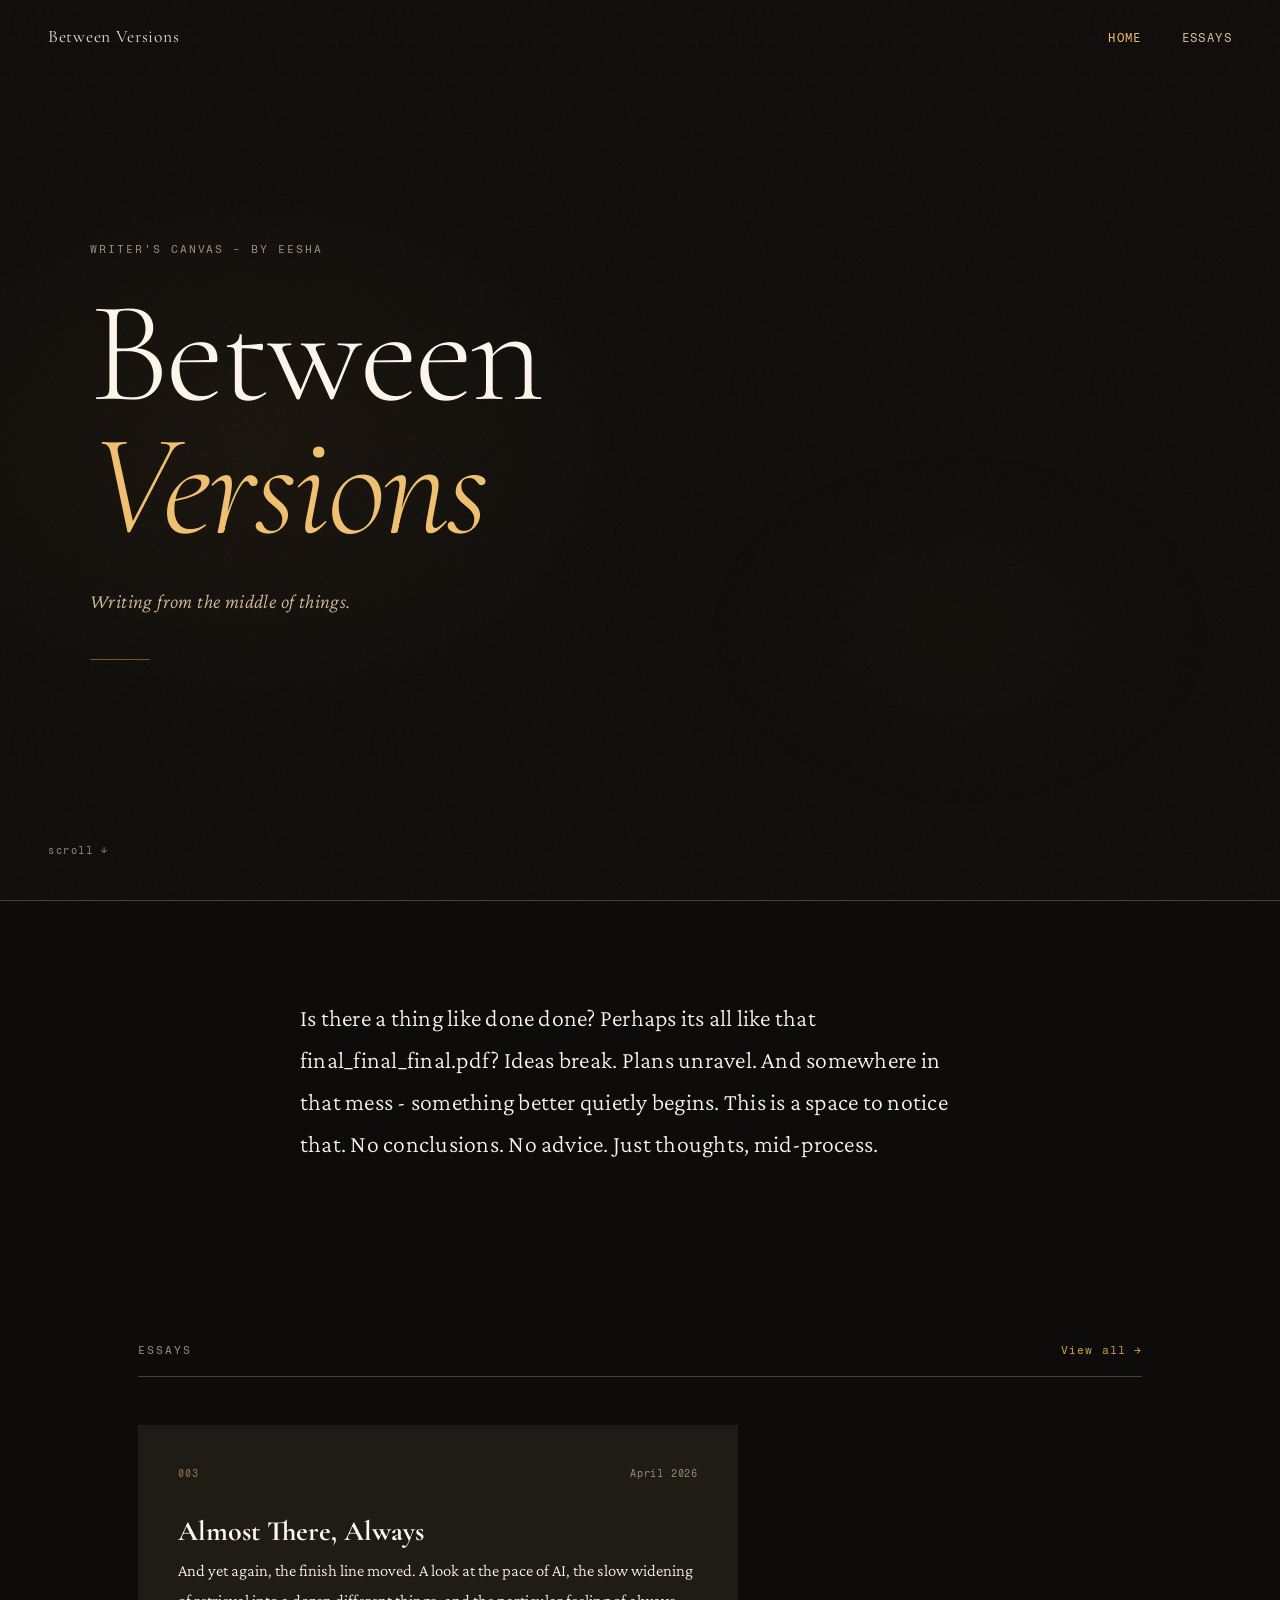
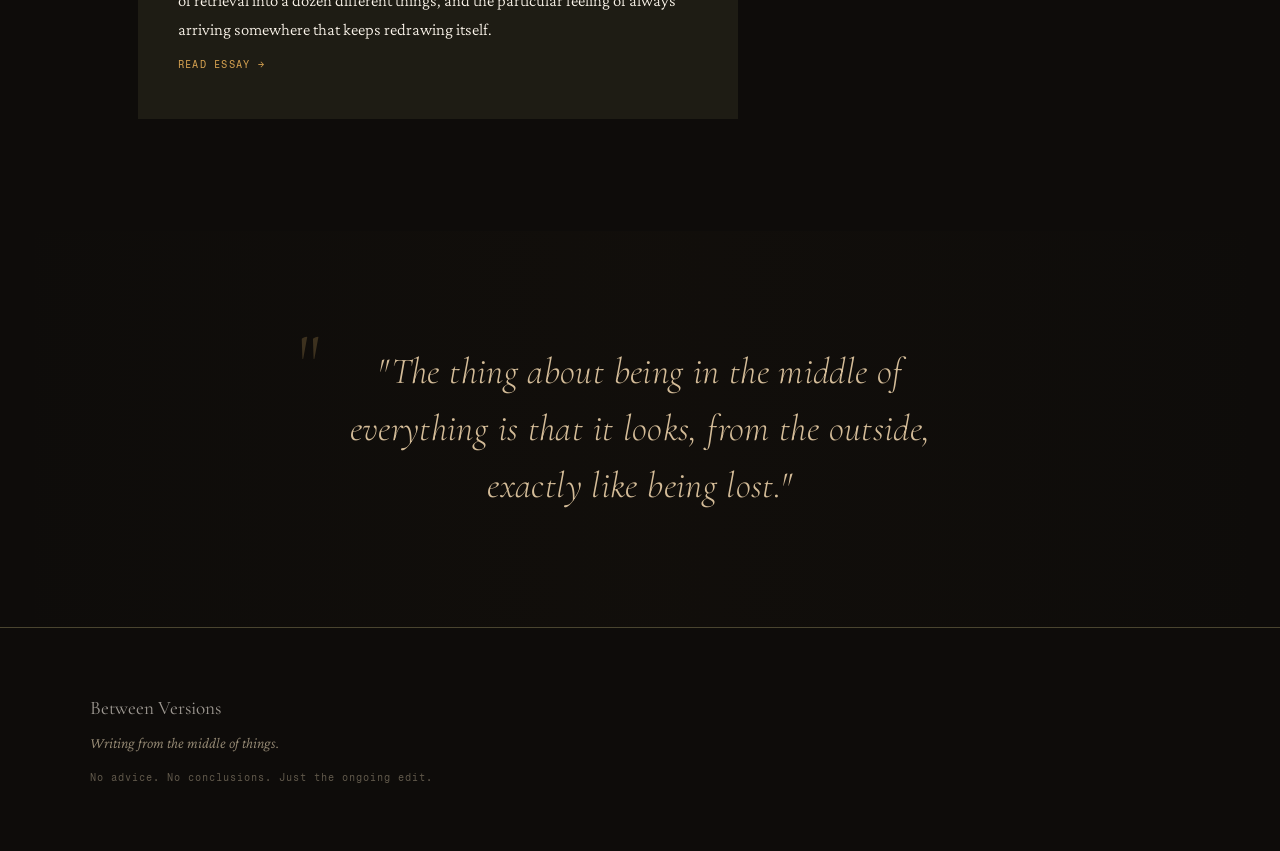
<file: index.html>
<!DOCTYPE html>
<html lang="en">
<head>
  <meta charset="UTF-8" />
  <meta name="viewport" content="width=device-width, initial-scale=1.0"/>
  <title>Between Versions</title>
  <link rel="preconnect" href="https://fonts.googleapis.com">
  <link rel="preconnect" href="https://fonts.gstatic.com" crossorigin>
  <link href="https://fonts.googleapis.com/css2?family=Cormorant+Garamond:ital,wght@0,300;0,400;0,500;1,300;1,400&family=Crimson+Pro:ital,wght@0,300;0,400;1,300;1,400&family=Fragment+Mono:ital@0;1&display=swap" rel="stylesheet">
  <link rel="stylesheet" href="style.css" />
</head>
<body>

  <!-- Grain overlay -->
  <div class="grain"></div>

  <!-- Navigation -->
  <nav>
    <a href="index.html" class="nav-logo">Between Versions</a>
    <div class="nav-links">
      <a href="index.html" class="active">Home</a>
      <a href="essays.html">Essays</a>
    </div>
  </nav>

  <!-- Hero -->
  <header class="hero">
    <div class="hero-inner">
      <p class="hero-overline">writer's canvas - by Eesha</p>
      <h1 class="hero-title">Between<br/><em>Versions</em></h1>
      <p class="hero-tagline">Writing from the middle of things.</p>
      <div class="hero-line"></div>
    </div>
    <div class="hero-scroll-hint">scroll ↓</div>
  </header>

  <!-- Intro section -->
  <section class="intro">
    <div class="intro-inner">
      <p class="intro-text">
        Is there a thing like done done? Perhaps its all like that final_final_final.pdf?
        Ideas break. Plans unravel. And somewhere in that mess - something better quietly begins. This is a space to notice that. No conclusions. No advice. Just thoughts, mid-process.
      </p>
    </div>
  </section>

  <!-- Featured / Latest Essays -->
  <section class="essays-section">
    <div class="section-header">
      <span class="section-label">Essays</span>
      <a href="essays.html" class="section-link">View all →</a>
    </div>

    <div class="essays-grid single">

      <article class="essay-card featured">
        <a href="essays/essay-003.html" class="essay-card-link" aria-label="Read Almost There, Always"></a>
        <div class="essay-meta">
          <span class="essay-number">003</span>
          <span class="essay-date">April 2026</span>
        </div>
        <h2 class="essay-title">Almost There, Always</h2>
        <p class="essay-excerpt">And yet again, the finish line moved. A look at the pace of AI, the slow widening of retrieval into a dozen different things, and the particular feeling of always arriving somewhere that keeps redrawing itself.</p>
        <a href="essays/essay-003.html" class="essay-read">Read essay →</a>
      </article>

    </div>
  </section>

  <!-- Divider quote -->
  <section class="pull-quote">
    <blockquote>
      "The thing about being in the middle of everything is that it looks, from the outside, exactly like being lost."
    </blockquote>
  </section>

  <!-- Footer -->
  <footer>
    <div class="footer-inner">
      <p class="footer-title">Between Versions</p>
      <p class="footer-sub">Writing from the middle of things.</p>
      <p class="footer-copy">No advice. No conclusions. Just the ongoing edit.</p>
    </div>
  </footer>

</body>
</html>
</file>
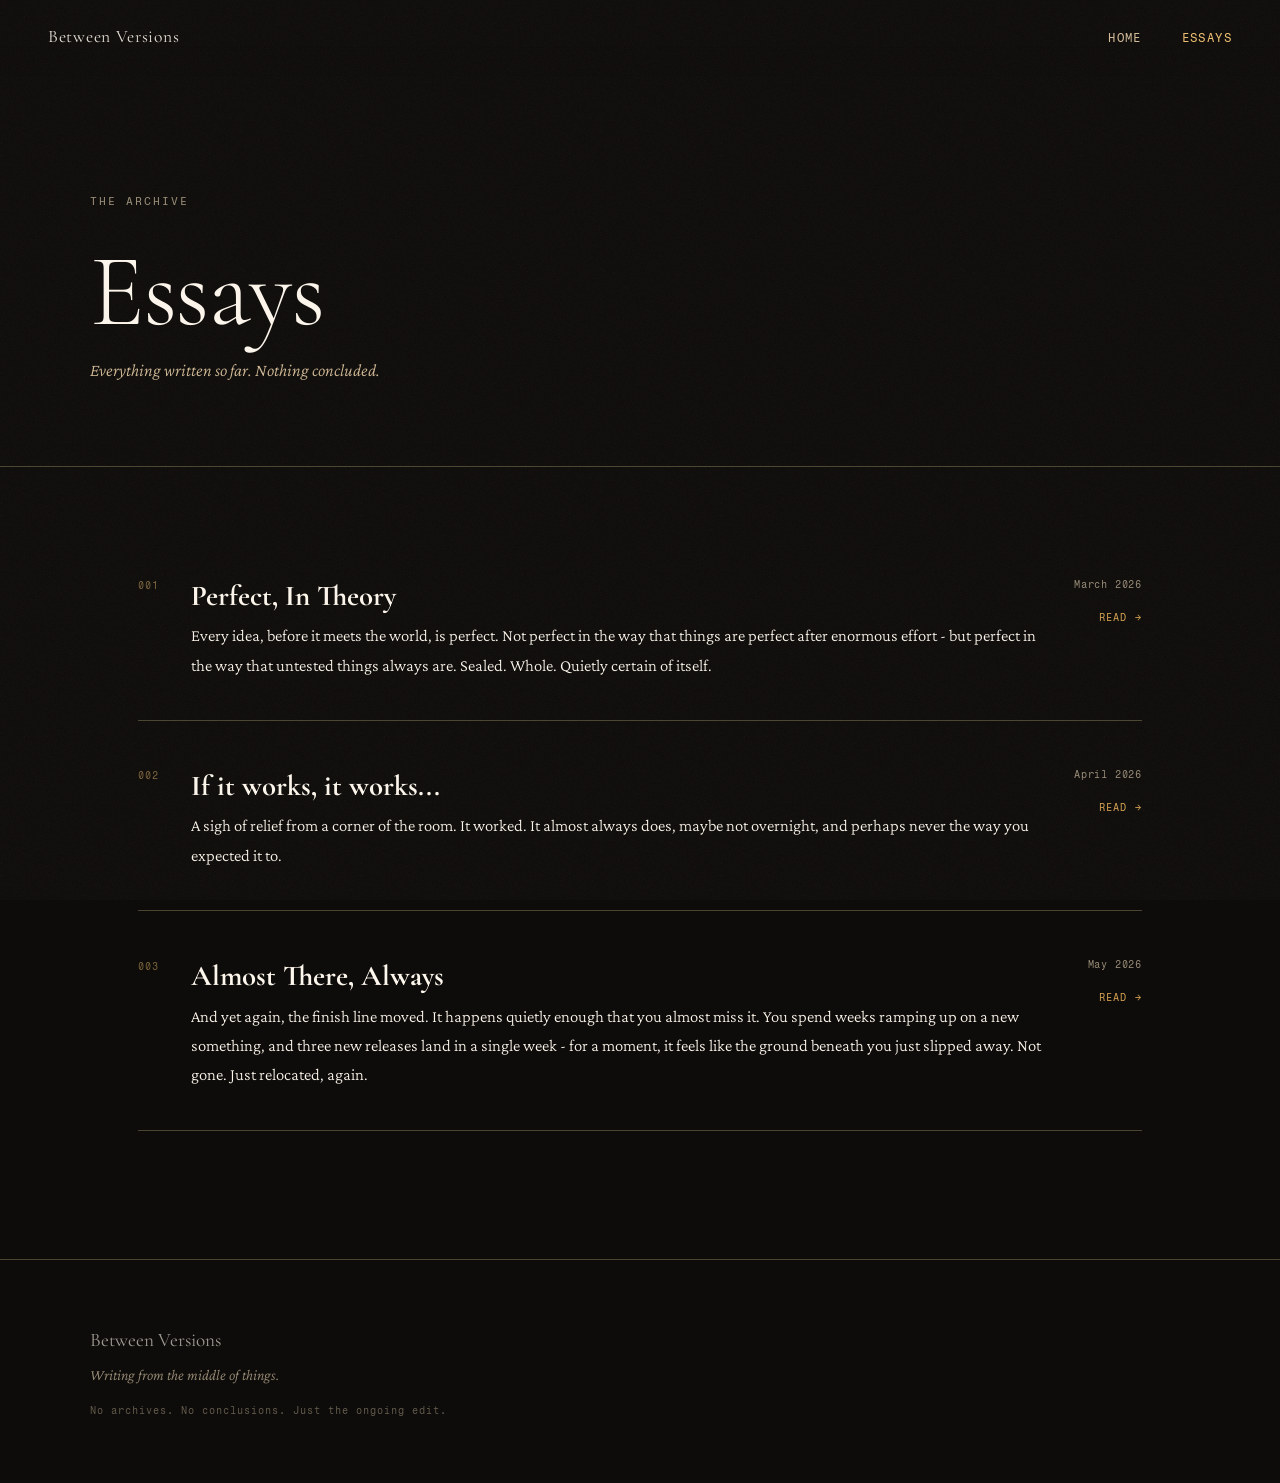
<file: essays.html>
<!DOCTYPE html>
<html lang="en">
<head>
  <meta charset="UTF-8" />
  <meta name="viewport" content="width=device-width, initial-scale=1.0"/>
  <title>Essays — Between Versions</title>
  <link rel="preconnect" href="https://fonts.googleapis.com">
  <link rel="preconnect" href="https://fonts.gstatic.com" crossorigin>
  <link href="https://fonts.googleapis.com/css2?family=Cormorant+Garamond:ital,wght@0,300;0,400;0,500;1,300;1,400&family=Crimson+Pro:ital,wght@0,300;0,400;1,300;1,400&family=Fragment+Mono:ital@0;1&display=swap" rel="stylesheet">
  <link rel="stylesheet" href="style.css" />
</head>
<body>

  <div class="grain"></div>

  <nav>
    <a href="index.html" class="nav-logo">Between Versions</a>
    <div class="nav-links">
      <a href="index.html">Home</a>
      <a href="essays.html" class="active">Essays</a>
    </div>
  </nav>

  <header class="page-hero">
    <div class="page-hero-inner">
      <p class="hero-overline">the archive</p>
      <h1 class="page-title">Essays</h1>
      <p class="page-subtitle">Everything written so far. Nothing concluded.</p>
    </div>
  </header>

  <section class="essays-list-section">
    <div class="essays-list">

      <article class="essay-row">
        <a href="essays/essay-001.html" class="essay-row-link" aria-label="Read Perfect, In Theory"></a>
        <div class="essay-row-left">
          <span class="essay-number">001</span>
          <div class="essay-row-text">
            <h2 class="essay-row-title">Perfect, In Theory</h2>
            <p class="essay-row-excerpt">Every idea, before it meets the world, is perfect. Not perfect in the way that things are perfect after enormous effort - but perfect in the way that untested things always are. Sealed. Whole. Quietly certain of itself.</p>
          </div>
        </div>
        <div class="essay-row-right">
          <span class="essay-date">March 2026</span>
          <a href="essays/essay-001.html" class="essay-read">Read →</a>
        </div>
      </article>

      <article class="essay-row">
        <a href="essays/essay-002.html" class="essay-row-link" aria-label="Read Perfect, In Theory"></a>
        <div class="essay-row-left">
          <span class="essay-number">002</span>
          <div class="essay-row-text">
            <h2 class="essay-row-title">If it works, it works...</h2>
            <p class="essay-row-excerpt">A sigh of relief from a corner of the room. It worked. It almost always does, maybe not overnight, and perhaps never the way you expected it to.</p>
          </div>
        </div>
        <div class="essay-row-right">
          <span class="essay-date">April 2026</span>
          <a href="essays/essay-002.html" class="essay-read">Read →</a>
        </div>
      </article>

      <article class="essay-row">
        <a href="essays/essay-003.html" class="essay-row-link" aria-label="Read Almost There, Always"></a>
        <div class="essay-row-left">
          <span class="essay-number">003</span>
          <div class="essay-row-text">
            <h2 class="essay-row-title">Almost There, Always</h2>
            <p class="essay-row-excerpt">And yet again, the finish line moved. It happens quietly enough that you almost miss it. You spend weeks ramping up on a new something, and three new releases land in a single week - for a moment, it feels like the ground beneath you just slipped away. Not gone. Just relocated, again.</p>
          </div>
        </div>
        <div class="essay-row-right">
          <span class="essay-date">May 2026</span>
          <a href="essays/essay-003.html" class="essay-read">Read →</a>
        </div>
      </article>

    </div>
  </section>

  <footer>
    <div class="footer-inner">
      <p class="footer-title">Between Versions</p>
      <p class="footer-sub">Writing from the middle of things.</p>
      <p class="footer-copy">No archives. No conclusions. Just the ongoing edit.</p>
    </div>
  </footer>

</body>
</html>
</file>
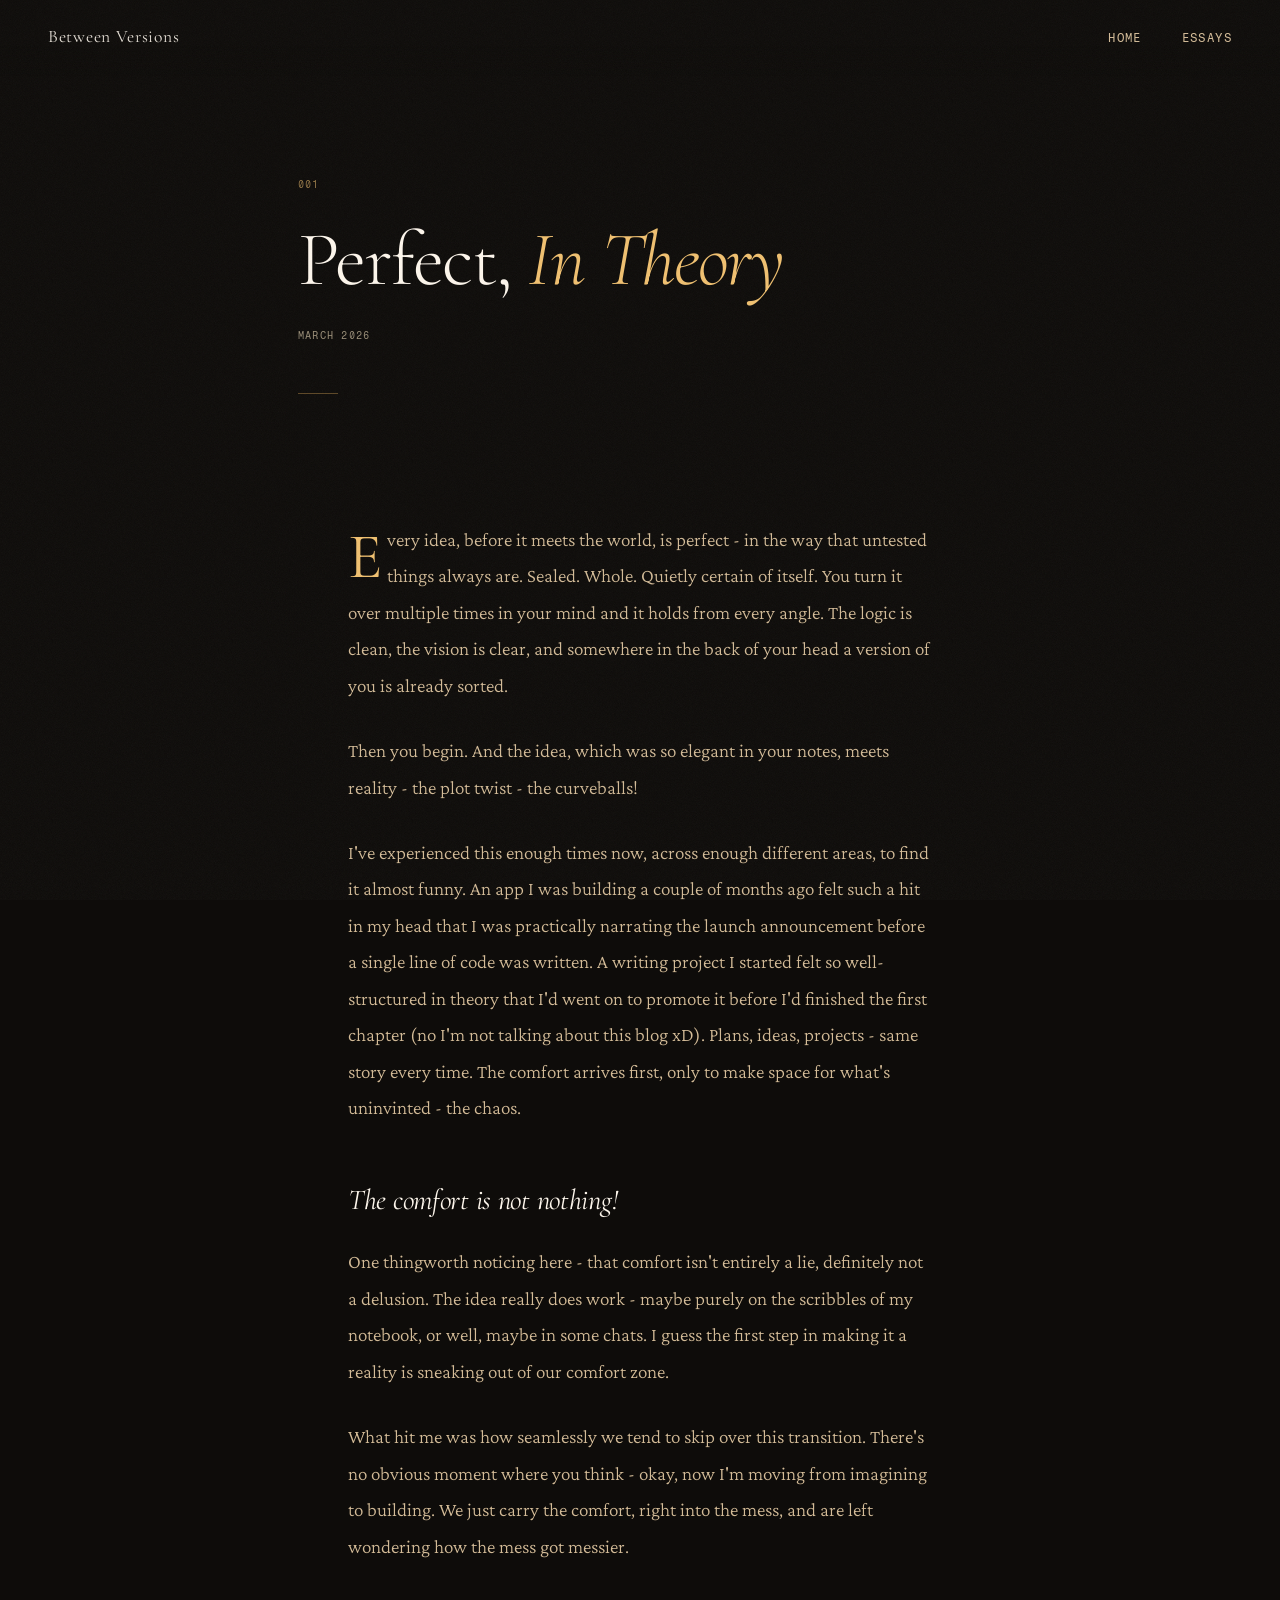
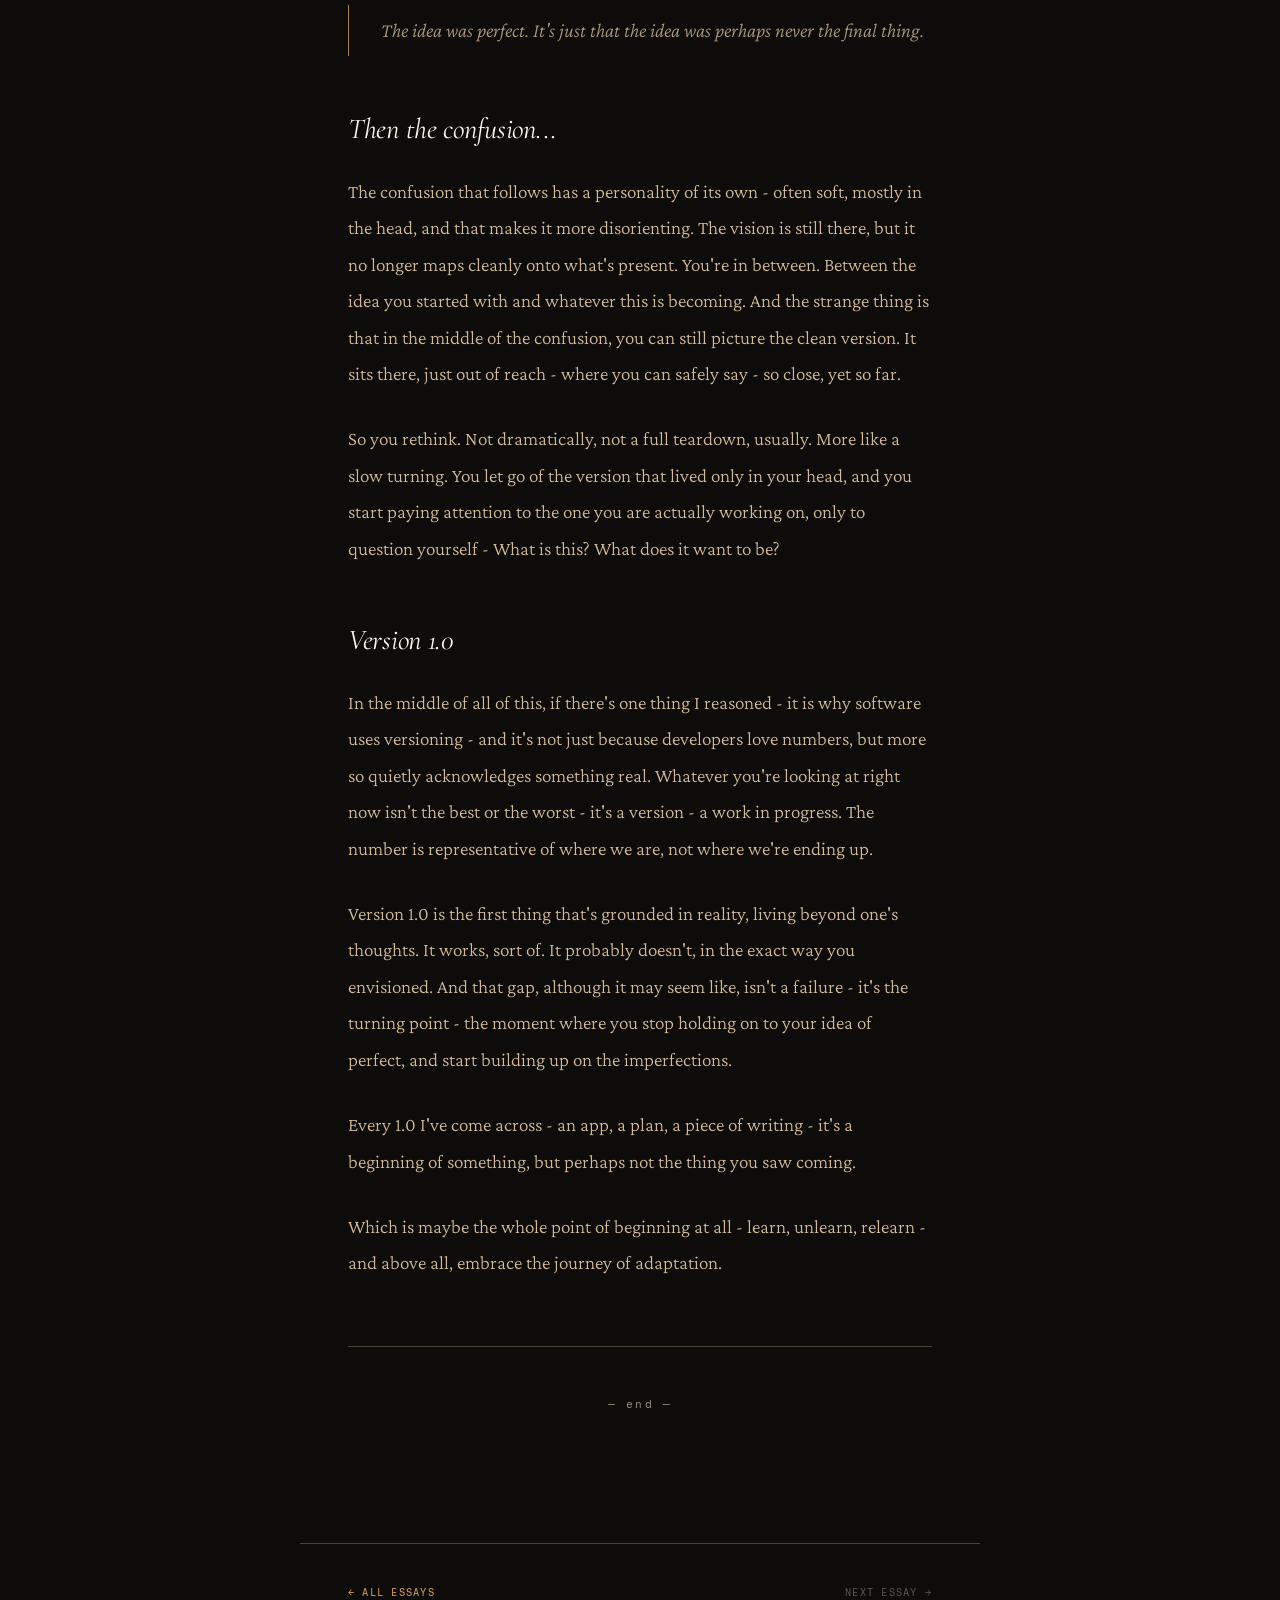
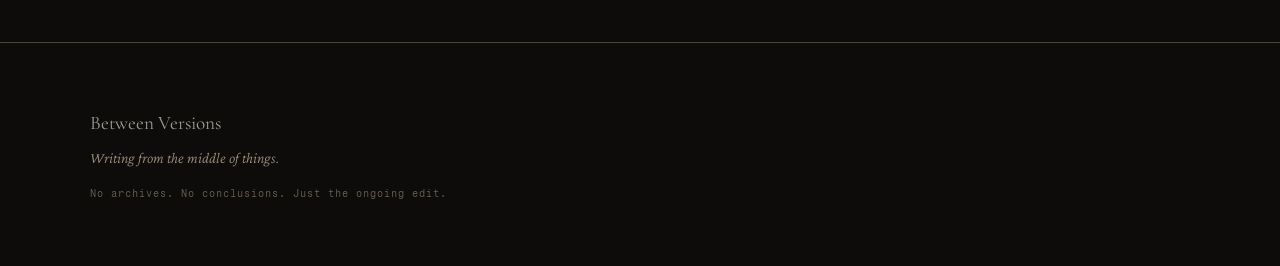
<file: essays/essay-001.html>
<!DOCTYPE html>
<html lang="en">
<head>
  <meta charset="UTF-8" />
  <meta name="viewport" content="width=device-width, initial-scale=1.0"/>
  <title>Perfect, In Theory - Between Versions</title>
  <link rel="preconnect" href="https://fonts.googleapis.com">
  <link rel="preconnect" href="https://fonts.gstatic.com" crossorigin>
  <link href="https://fonts.googleapis.com/css2?family=Cormorant+Garamond:ital,wght@0,300;0,400;0,500;1,300;1,400&family=Crimson+Pro:ital,wght@0,300;0,400;1,300;1,400&family=Fragment+Mono:ital@0;1&display=swap" rel="stylesheet">
  <link rel="stylesheet" href="../style.css" />
  <style>
    .essay-hero {
      padding: 11rem 3rem 4rem;
      max-width: 780px;
      margin: 0 auto;
    }

    .essay-hero .essay-number {
      display: block;
      margin-bottom: 1.5rem;
    }

    .essay-main-title {
      font-family: var(--font-display);
      font-size: clamp(2.8rem, 6vw, 5rem);
      font-weight: 300;
      line-height: 1.1;
      letter-spacing: -0.02em;
      color: var(--text);
      margin-bottom: 1.5rem;
    }

    .essay-main-title em {
      font-style: italic;
      color: var(--accent);
    }

    .essay-byline {
      font-family: var(--font-mono);
      font-size: 0.65rem;
      letter-spacing: 0.12em;
      text-transform: uppercase;
      color: var(--text-dim);
      margin-bottom: 3rem;
    }

    .essay-divider {
      width: 40px;
      height: 1px;
      background: var(--accent-soft);
      opacity: 0.4;
      margin-bottom: 4rem;
    }

    .essay-body {
      max-width: 680px;
      margin: 0 auto;
      padding: 0 3rem 8rem;
    }

    .essay-body p {
      font-family: var(--font-body);
      font-size: 1.2rem;
      font-weight: 300;
      line-height: 1.9;
      color: var(--text-muted);
      margin-bottom: 1.8rem;
    }

    .essay-body p:first-child::first-letter {
      font-family: var(--font-display);
      font-size: 4rem;
      font-weight: 400;
      float: left;
      line-height: 0.8;
      margin: 0.15em 0.08em 0 0;
      color: var(--accent);
    }

    .essay-body h2 {
      font-family: var(--font-display);
      font-size: 1.8rem;
      font-weight: 400;
      font-style: italic;
      color: var(--text);
      margin: 3rem 0 1.2rem;
      letter-spacing: -0.01em;
    }

    .essay-body blockquote {
      border-left: 1px solid var(--accent-soft);
      margin: 2.5rem 0;
      padding: 0.5rem 0 0.5rem 2rem;
      font-style: italic;
      color: var(--text-muted);
      opacity: 0.8;
    }

    .essay-end-mark {
      text-align: center;
      font-family: var(--font-mono);
      font-size: 0.7rem;
      letter-spacing: 0.2em;
      color: var(--text-dim);
      margin-top: 4rem;
      padding-top: 3rem;
      border-top: 1px solid var(--border);
    }

    .essay-nav {
      display: flex;
      justify-content: space-between;
      padding: 2.5rem 3rem;
      border-top: 1px solid var(--border);
      max-width: 680px;
      margin: 0 auto;
    }

    .essay-nav a {
      font-family: var(--font-mono);
      font-size: 0.65rem;
      letter-spacing: 0.12em;
      text-transform: uppercase;
      color: var(--accent-soft);
      transition: color 0.2s;
    }

    .essay-nav a:hover {
      color: var(--accent);
    }

    @media (max-width: 900px) {
      .essay-hero,
      .essay-body,
      .essay-nav {
        padding-left: 1.5rem;
        padding-right: 1.5rem;
      }
    }
  </style>
</head>
<body>

  <div class="grain"></div>

  <nav>
    <a href="../index.html" class="nav-logo">Between Versions</a>
    <div class="nav-links">
      <a href="../index.html">Home</a>
      <a href="../essays.html">Essays</a>
    </div>
  </nav>

  <header class="essay-hero">
    <span class="essay-number essay-number--hero">001</span>
    <h1 class="essay-main-title">Perfect, <em>In Theory</em></h1>
    <!-- CHANGE: Update this to the date you publish -->
    <p class="essay-byline">March 2026</p>
    <div class="essay-divider"></div>
  </header>

  <main class="essay-body">

    <p>
      Every idea, before it meets the world, is perfect - in the way that untested things always are. Sealed. Whole. Quietly certain of itself. 
      You turn it over multiple times in your mind and it holds from every angle. 
      The logic is clean, the vision is clear, and somewhere in the back of your head a version of you is already sorted.
    </p>

    <p>
      Then you begin. And the idea, which was so elegant in your notes, meets reality - the plot twist - the curveballs!
    </p>

    <p>
      I've experienced this enough times now, across enough different areas, to find it almost funny. 
      An app I was building a couple of months ago felt such a hit in my head that I was practically narrating the launch announcement before a single line of code was written. 
      A writing project I started felt so well-structured in theory that I'd went on to promote it before I'd finished the first chapter (no I'm not talking about this blog xD). 
      Plans, ideas, projects - same story every time. The comfort arrives first, only to make space for what's uninvinted - the chaos.
    </p>

    <h2>The comfort is not nothing!</h2>

    <p>
      One thingworth noticing here - that comfort isn't entirely a lie, definitely not a delusion. 
      The idea really does work - maybe purely on the scribbles of my notebook, or well, maybe in some chats. 
      I guess the first step in making it a reality is sneaking out of our comfort zone. 
    </p>

    <p>
      What hit me was how seamlessly we tend to skip over this transition. There's no obvious moment where you think - okay, now I'm moving from imagining to building. 
      We just carry the comfort, right into the mess, and are left wondering how the mess got messier.
    </p>

    <blockquote>
      The idea was perfect. It's just that the idea was perhaps never the final thing.
    </blockquote>

    <h2>Then the confusion...</h2>

    <p>
      The confusion that follows has a personality of its own - often soft, mostly in the head, and that makes it more disorienting. 
      The vision is still there, but it no longer maps cleanly onto what's present. You're in between. 
      Between the idea you started with and whatever this is becoming.
      And the strange thing is that in the middle of the confusion, you can still picture the clean version. 
      It sits there, just out of reach - where you can safely say - so close, yet so far.
    </p>

    <p>
      So you rethink. Not dramatically, not a full teardown, usually. More like a slow turning. 
      You let go of the version that lived only in your head, and you start paying attention to the one you are actually working on, only to question yourself - 
      What is this? What does it want to be? 
    </p>

    <h2>Version 1.0</h2>

    <p>
      In the middle of all of this, if there's one thing I reasoned - it is why software uses versioning - and it's not just because developers love numbers, but more so quietly acknowledges something real. 
      Whatever you're looking at right now isn't the best or the worst - it's a version - a work in progress.
      The number is representative of where we are, not where we're ending up.
    </p>

    <p>
      Version 1.0 is the first thing that's grounded in reality, living beyond one's thoughts. It works, sort of. It probably doesn't, in the exact way you envisioned. 
      And that gap, although it may seem like, isn't a failure - it's the turning point - the moment where you stop holding on to your idea of perfect, and start building up on the imperfections. 
    </p>

    <p>
      Every 1.0 I've come across - an app, a plan, a piece of writing - it's a beginning of something, but perhaps not the thing you saw coming.
    </p>

    <p>
      Which is maybe the whole point of beginning at all - learn, unlearn, relearn - and above all, embrace the journey of adaptation.
    </p>

    <div class="essay-end-mark">— end —</div>

  </main>

  <div class="essay-nav">
    <a href="../essays.html">← All essays</a>
    <!-- Update this link once you have a second essay -->
    <span style="opacity: 0.3; font-family: var(--font-mono); font-size: 0.65rem; letter-spacing: 0.12em; text-transform: uppercase;">Next essay →</span>
  </div>

  <footer>
    <div class="footer-inner">
      <p class="footer-title">Between Versions</p>
      <p class="footer-sub">Writing from the middle of things.</p>
      <p class="footer-copy">No archives. No conclusions. Just the ongoing edit.</p>
    </div>
  </footer>

</body>
</html>
</file>
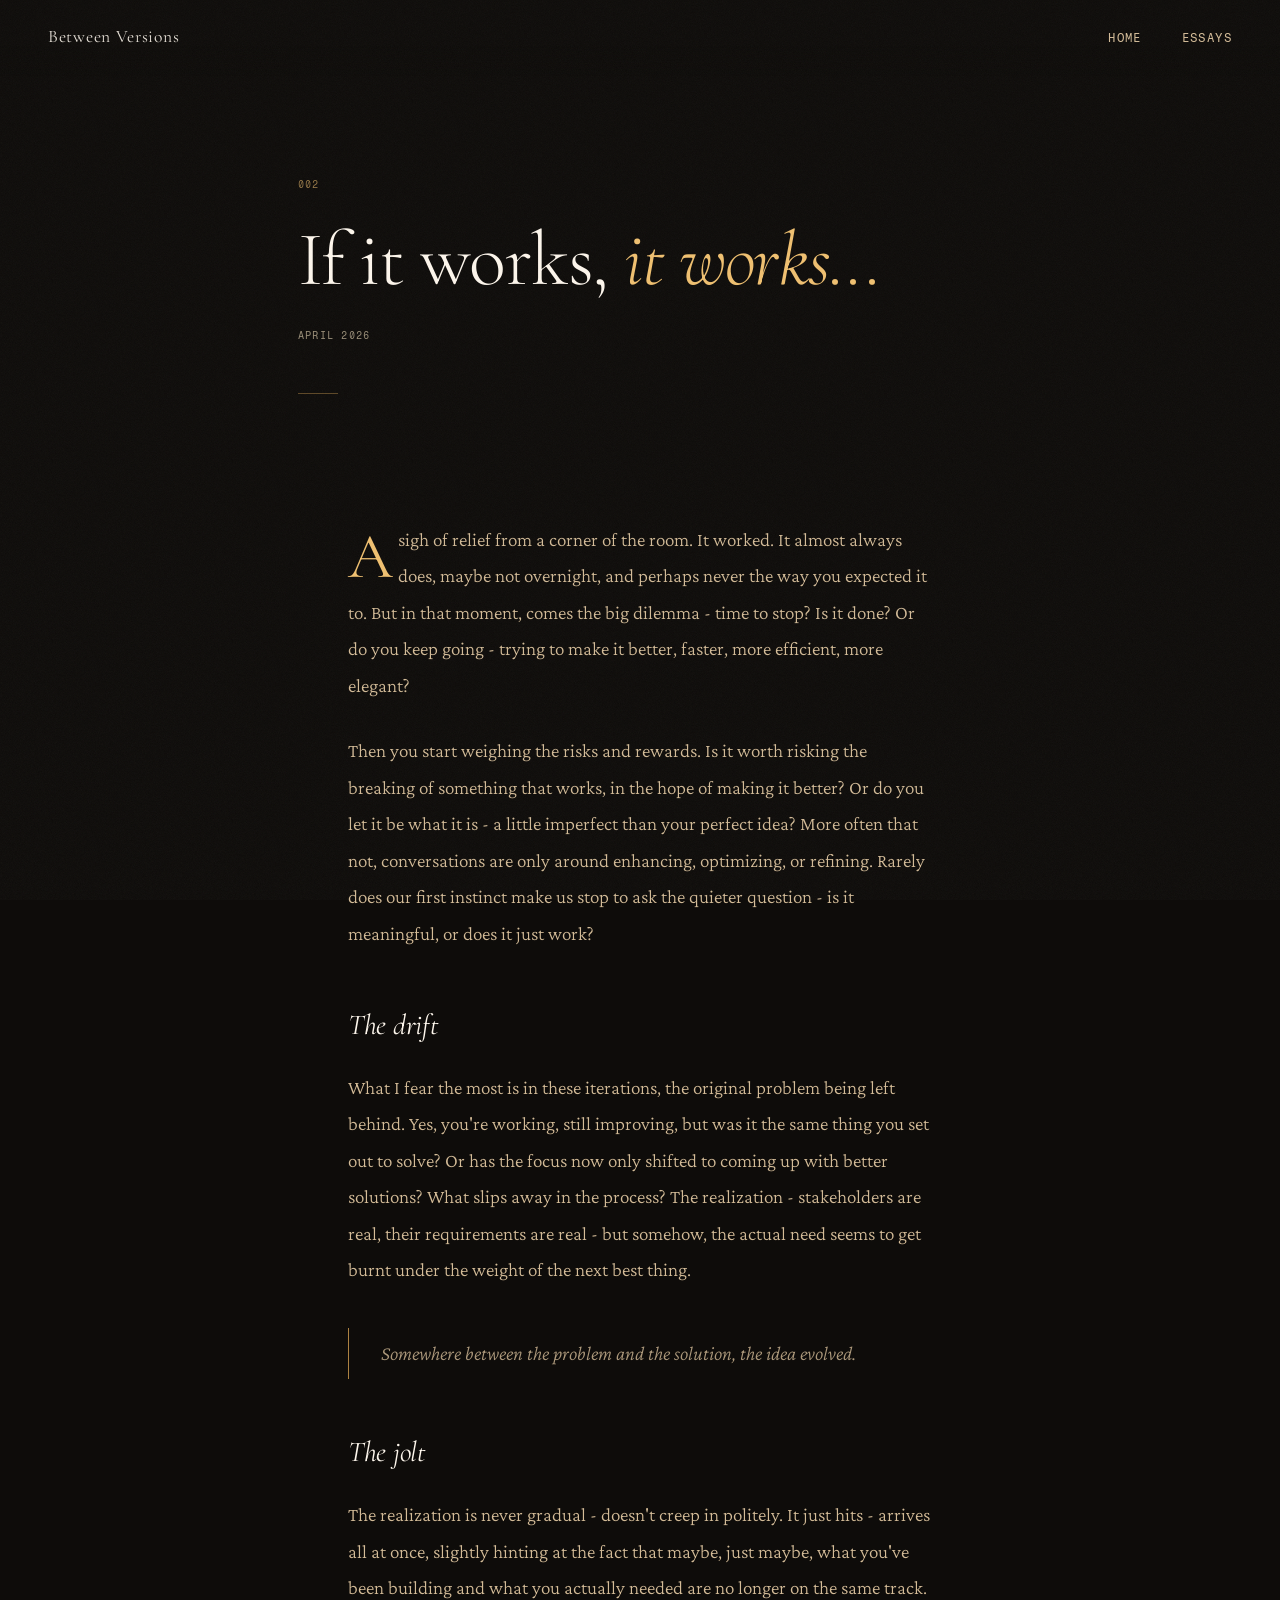
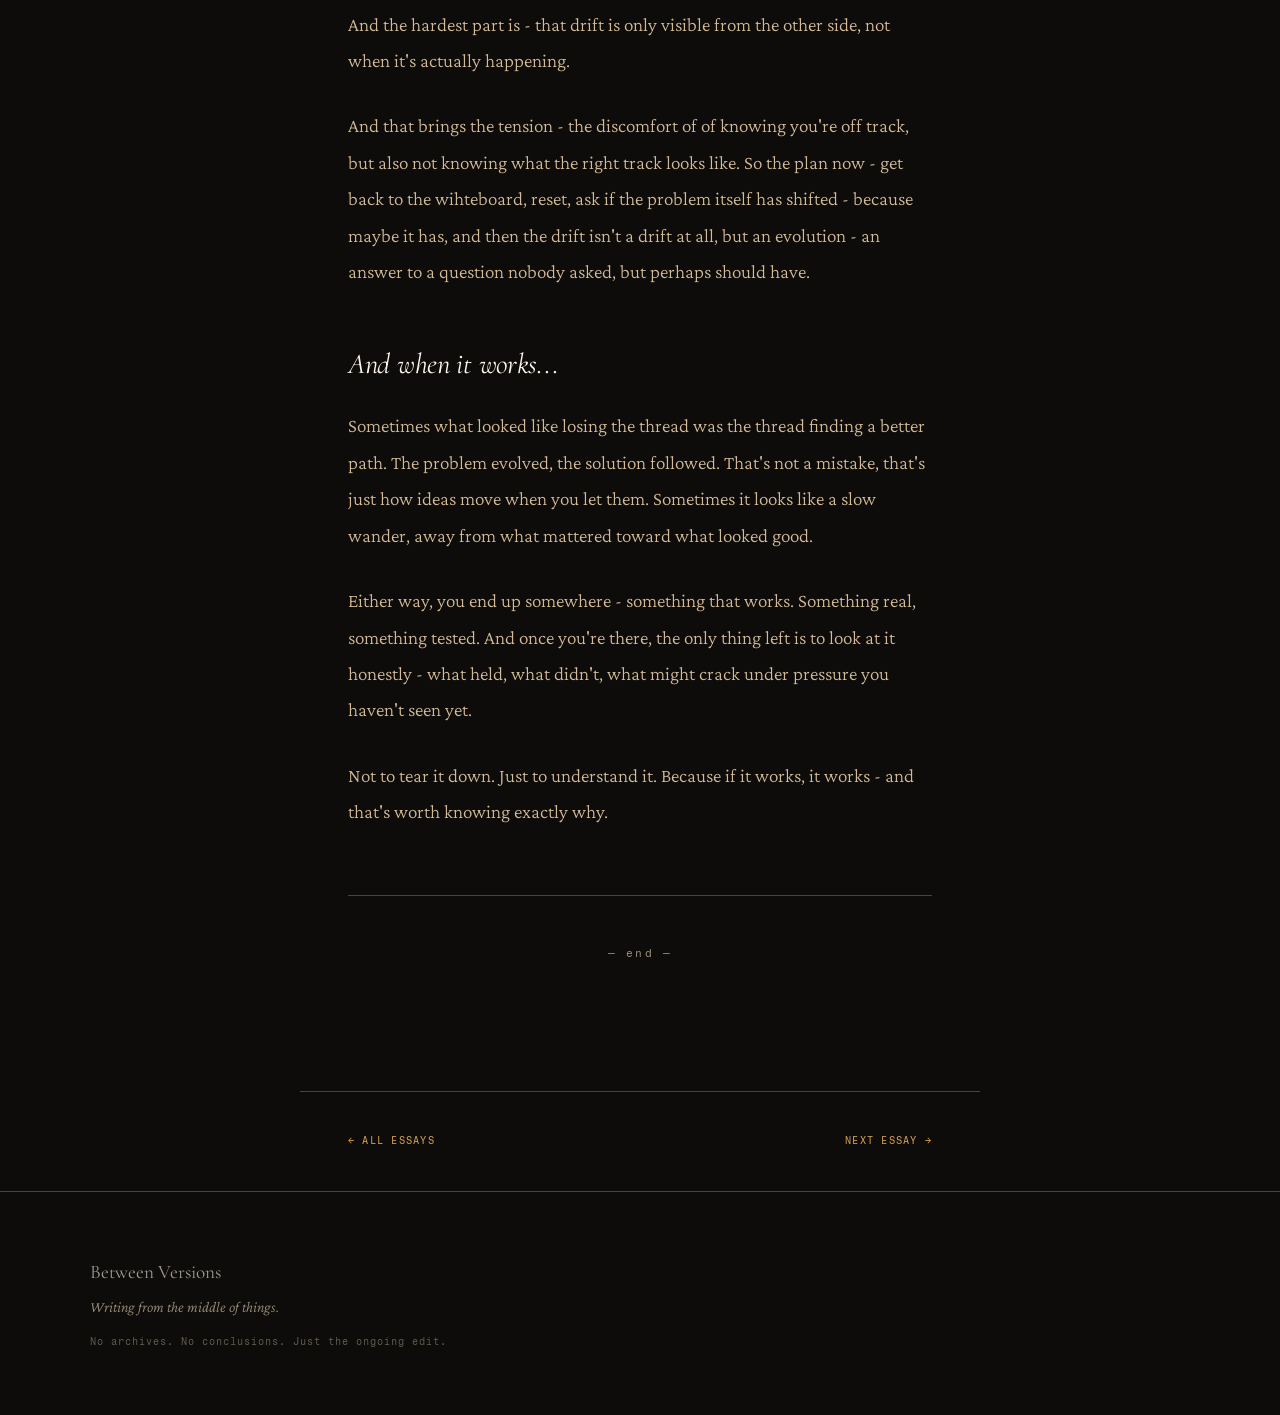
<file: essays/essay-002.html>
<!DOCTYPE html>
<html lang="en">
<head>
  <meta charset="UTF-8" />
  <meta name="viewport" content="width=device-width, initial-scale=1.0"/>
  <!-- CHANGE: Update the title to your essay title -->
  <title>If it works, it works...</title>
  <link rel="preconnect" href="https://fonts.googleapis.com">
  <link rel="preconnect" href="https://fonts.gstatic.com" crossorigin>
  <link href="https://fonts.googleapis.com/css2?family=Cormorant+Garamond:ital,wght@0,300;0,400;0,500;1,300;1,400&family=Crimson+Pro:ital,wght@0,300;0,400;1,300;1,400&family=Fragment+Mono:ital@0;1&display=swap" rel="stylesheet">
  <link rel="stylesheet" href="../style.css" />
  <style>
    /* Essay-specific styles */
    .essay-hero {
      padding: 11rem 3rem 4rem;
      max-width: 780px;
      margin: 0 auto;
    }

    .essay-hero .essay-number {
      display: block;
      margin-bottom: 1.5rem;
    }

    .essay-main-title {
      font-family: var(--font-display);
      font-size: clamp(2.8rem, 6vw, 5rem);
      font-weight: 300;
      line-height: 1.1;
      letter-spacing: -0.02em;
      color: var(--text);
      margin-bottom: 1.5rem;
    }

    .essay-main-title em {
      font-style: italic;
      color: var(--accent);
    }

    .essay-byline {
      font-family: var(--font-mono);
      font-size: 0.65rem;
      letter-spacing: 0.12em;
      text-transform: uppercase;
      color: var(--text-dim);
      margin-bottom: 3rem;
    }

    .essay-divider {
      width: 40px;
      height: 1px;
      background: var(--accent-soft);
      opacity: 0.4;
      margin-bottom: 4rem;
    }

    .essay-body {
      max-width: 680px;
      margin: 0 auto;
      padding: 0 3rem 8rem;
    }

    .essay-body p {
      font-family: var(--font-body);
      font-size: 1.2rem;
      font-weight: 300;
      line-height: 1.9;
      color: var(--text-muted);
      margin-bottom: 1.8rem;
    }

    .essay-body p:first-child::first-letter {
      font-family: var(--font-display);
      font-size: 4rem;
      font-weight: 400;
      float: left;
      line-height: 0.8;
      margin: 0.15em 0.08em 0 0;
      color: var(--accent);
    }

    .essay-body h2 {
      font-family: var(--font-display);
      font-size: 1.8rem;
      font-weight: 400;
      font-style: italic;
      color: var(--text);
      margin: 3rem 0 1.2rem;
      letter-spacing: -0.01em;
    }

    .essay-body blockquote {
      border-left: 1px solid var(--accent-soft);
      margin: 2.5rem 0;
      padding: 0.5rem 0 0.5rem 2rem;
      font-style: italic;
      color: var(--text-muted);
      opacity: 0.8;
    }

    .essay-end-mark {
      text-align: center;
      font-family: var(--font-mono);
      font-size: 0.7rem;
      letter-spacing: 0.2em;
      color: var(--text-dim);
      margin-top: 4rem;
      padding-top: 3rem;
      border-top: 1px solid var(--border);
    }

    .essay-nav {
      display: flex;
      justify-content: space-between;
      padding: 2.5rem 3rem;
      border-top: 1px solid var(--border);
      max-width: 680px;
      margin: 0 auto;
    }

    .essay-nav a {
      font-family: var(--font-mono);
      font-size: 0.65rem;
      letter-spacing: 0.12em;
      text-transform: uppercase;
      color: var(--accent-soft);
      transition: color 0.2s;
    }

    .essay-nav a:hover {
      color: var(--accent);
    }

    @media (max-width: 900px) {
      .essay-hero,
      .essay-body,
      .essay-nav {
        padding-left: 1.5rem;
        padding-right: 1.5rem;
      }
    }
  </style>
</head>
<body>

  <div class="grain"></div>

  <nav>
    <a href="../index.html" class="nav-logo">Between Versions</a>
    <div class="nav-links">
      <a href="../index.html">Home</a>
      <a href="../essays.html">Essays</a>
    </div>
  </nav>

  <!-- Essay Header -->
  <header class="essay-hero">
    <!-- CHANGE: Update essay number -->
    <span class="essay-number essay-number--hero">002</span>
    <!-- CHANGE: Update essay title. Wrap a word or phrase in <em> for italic accent -->
    <h1 class="essay-main-title">If it works,<em> it works...</em> </h1>
    <!-- CHANGE: Update the date -->
    <p class="essay-byline">April 2026</p>
    <div class="essay-divider"></div>
  </header>

  <!-- Essay Body -->
  <main class="essay-body">

    <!-- CHANGE: Replace all paragraphs below with your actual essay -->

    <p>
      A sigh of relief from a corner of the room. It worked. It almost always does, maybe not overnight, and perhaps never the way you expected it to. 
      But in that moment, comes the big dilemma - time to stop? Is it done? Or do you keep going - trying to make it better, faster, more efficient, more elegant?
    </p>

    <p>
      Then you start weighing the risks and rewards. Is it worth risking the breaking of something that works, in the hope of making it better? 
      Or do you let it be what it is - a little imperfect than your perfect idea? 
      More often that not, conversations are only around enhancing, optimizing, or refining. 
      Rarely does our first instinct make us stop to ask the quieter question - is it meaningful, or does it just work?
      
    </p>

    <h2>The drift</h2>

    <p>
      What I fear the most is in these iterations, the original problem being left behind. 
      Yes, you're working, still improving, but was it the same thing you set out to solve? 
      Or has the focus now only shifted to coming up with better solutions? 
      What slips away in the process?
      The realization - stakeholders are real, their requirements are real - but somehow, the actual need seems to get burnt under the weight of the next best thing.
    </p>

    <blockquote>
      Somewhere between the problem and the solution, the idea evolved. 
    </blockquote>

    <h2>The jolt</h2>

    <p>
      The realization is never gradual - doesn't creep in politely. It just hits - arrives all at once, 
      slightly hinting at the fact that maybe, just maybe, what you've been building and what you actually needed 
      are no longer on the same track. And the hardest part is - that drift is only visible from the other side, not when it's actually happening. 
    </p>

    <p>
      And that brings the tension - the discomfort of of knowing you're off track, but also not knowing what the right track looks like. 
      So the plan now - get back to the wihteboard, reset, ask if the problem itself has shifted - because maybe it has, and then the drift isn't a drift at all, 
      but an evolution - an answer to a question nobody asked, but perhaps should have.
    </p>

    <h2>And when it works...</h2>

    <p>
      Sometimes what looked like losing the thread was the thread finding a better 
      path. The problem evolved, the solution followed. That's not a 
      mistake, that's just how ideas move when you let them. Sometimes it looks like a slow wander, away from what 
      mattered toward what looked good. 
    </p>

    <p>
      Either way, you end up somewhere - something that works. Something real, something tested. And once 
      you're there, the only thing left is to look at it honestly - what 
      held, what didn't, what might crack under pressure you haven't 
      seen yet.
    </p>

    <p>
      Not to tear it down. Just to understand it. Because if it works, 
      it works - and that's worth knowing exactly why.
    </p>

    <!-- Add as many paragraphs as you need -->

    <div class="essay-end-mark">— end —</div>

  </main>

  <!-- Navigation between essays -->
  <div class="essay-nav">
    <a href="../essays.html">← All essays</a>
    <!-- CHANGE: Update the link to the next essay when you have one -->
    <a href="#">Next essay →</a>
  </div>

  <footer>
    <div class="footer-inner">
      <p class="footer-title">Between Versions</p>
      <p class="footer-sub">Writing from the middle of things.</p>
      <p class="footer-copy">No archives. No conclusions. Just the ongoing edit.</p>
    </div>
  </footer>

</body>
</html>
</file>
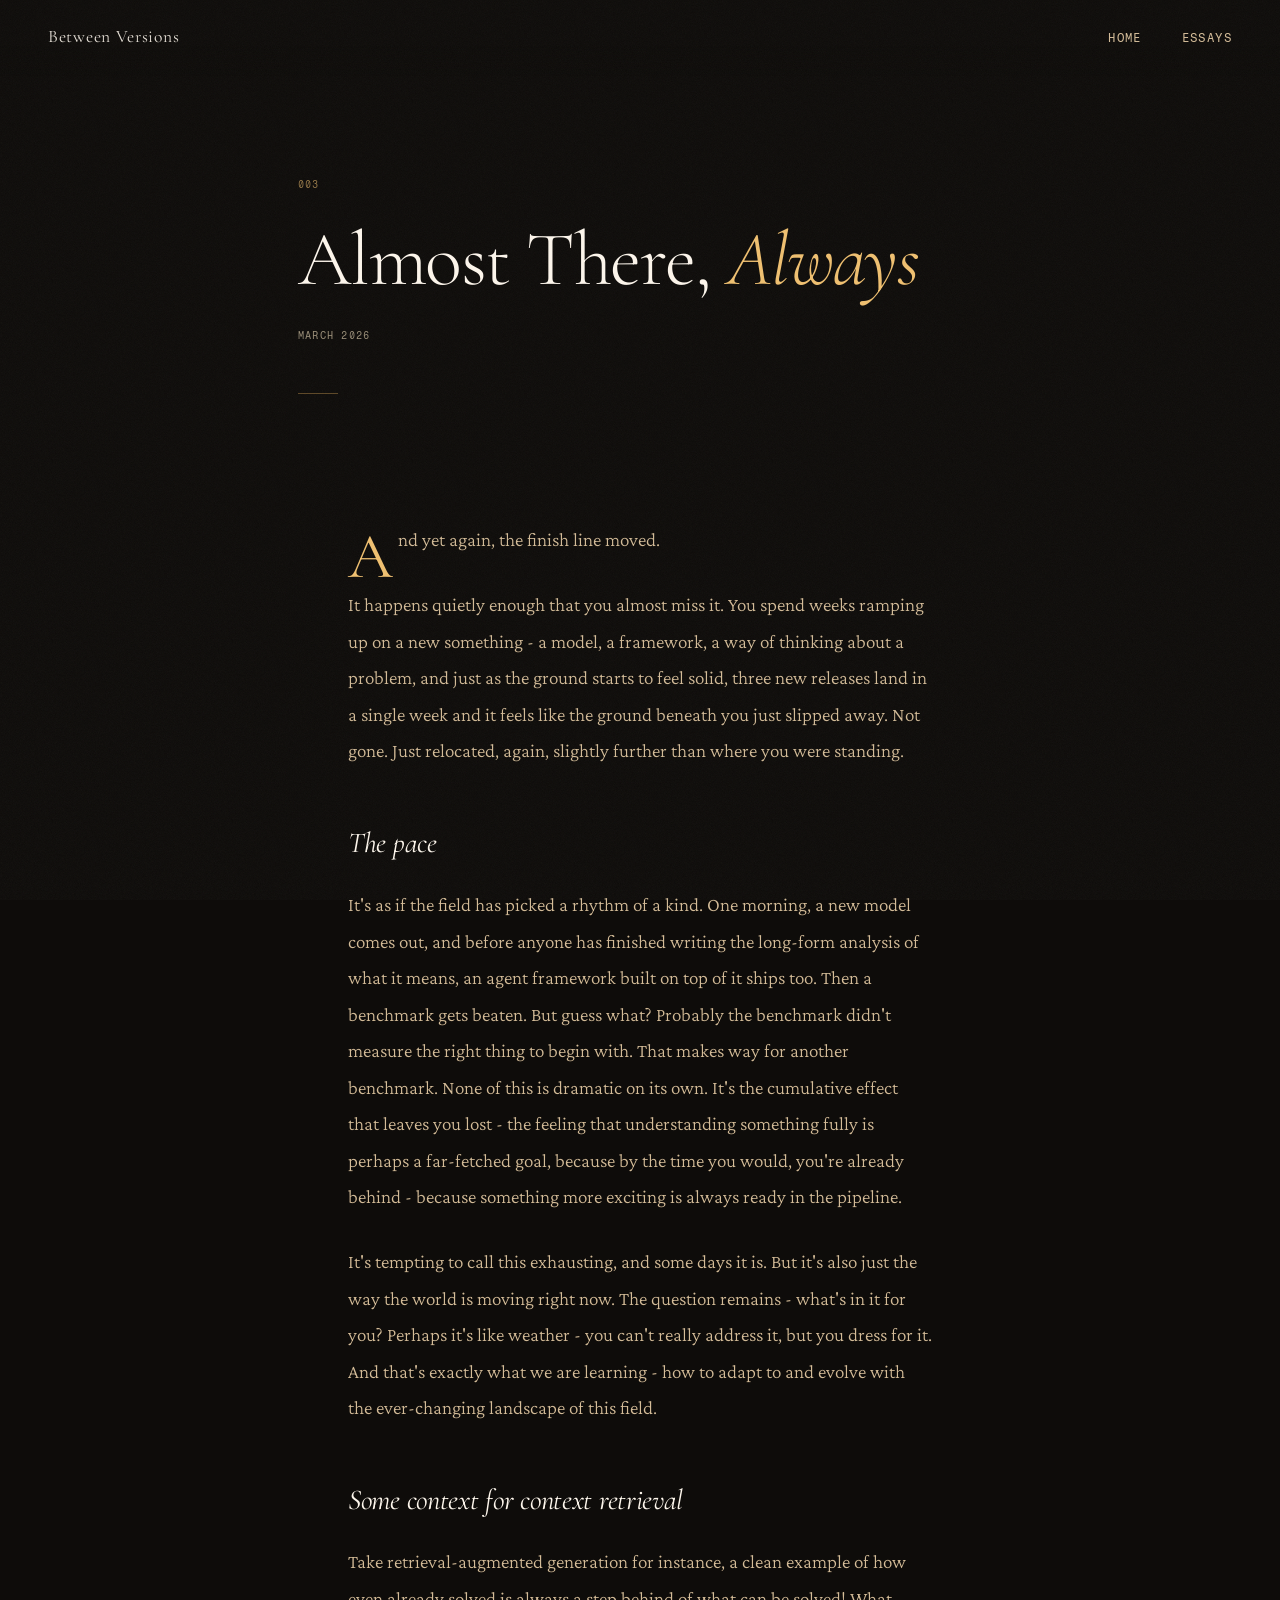
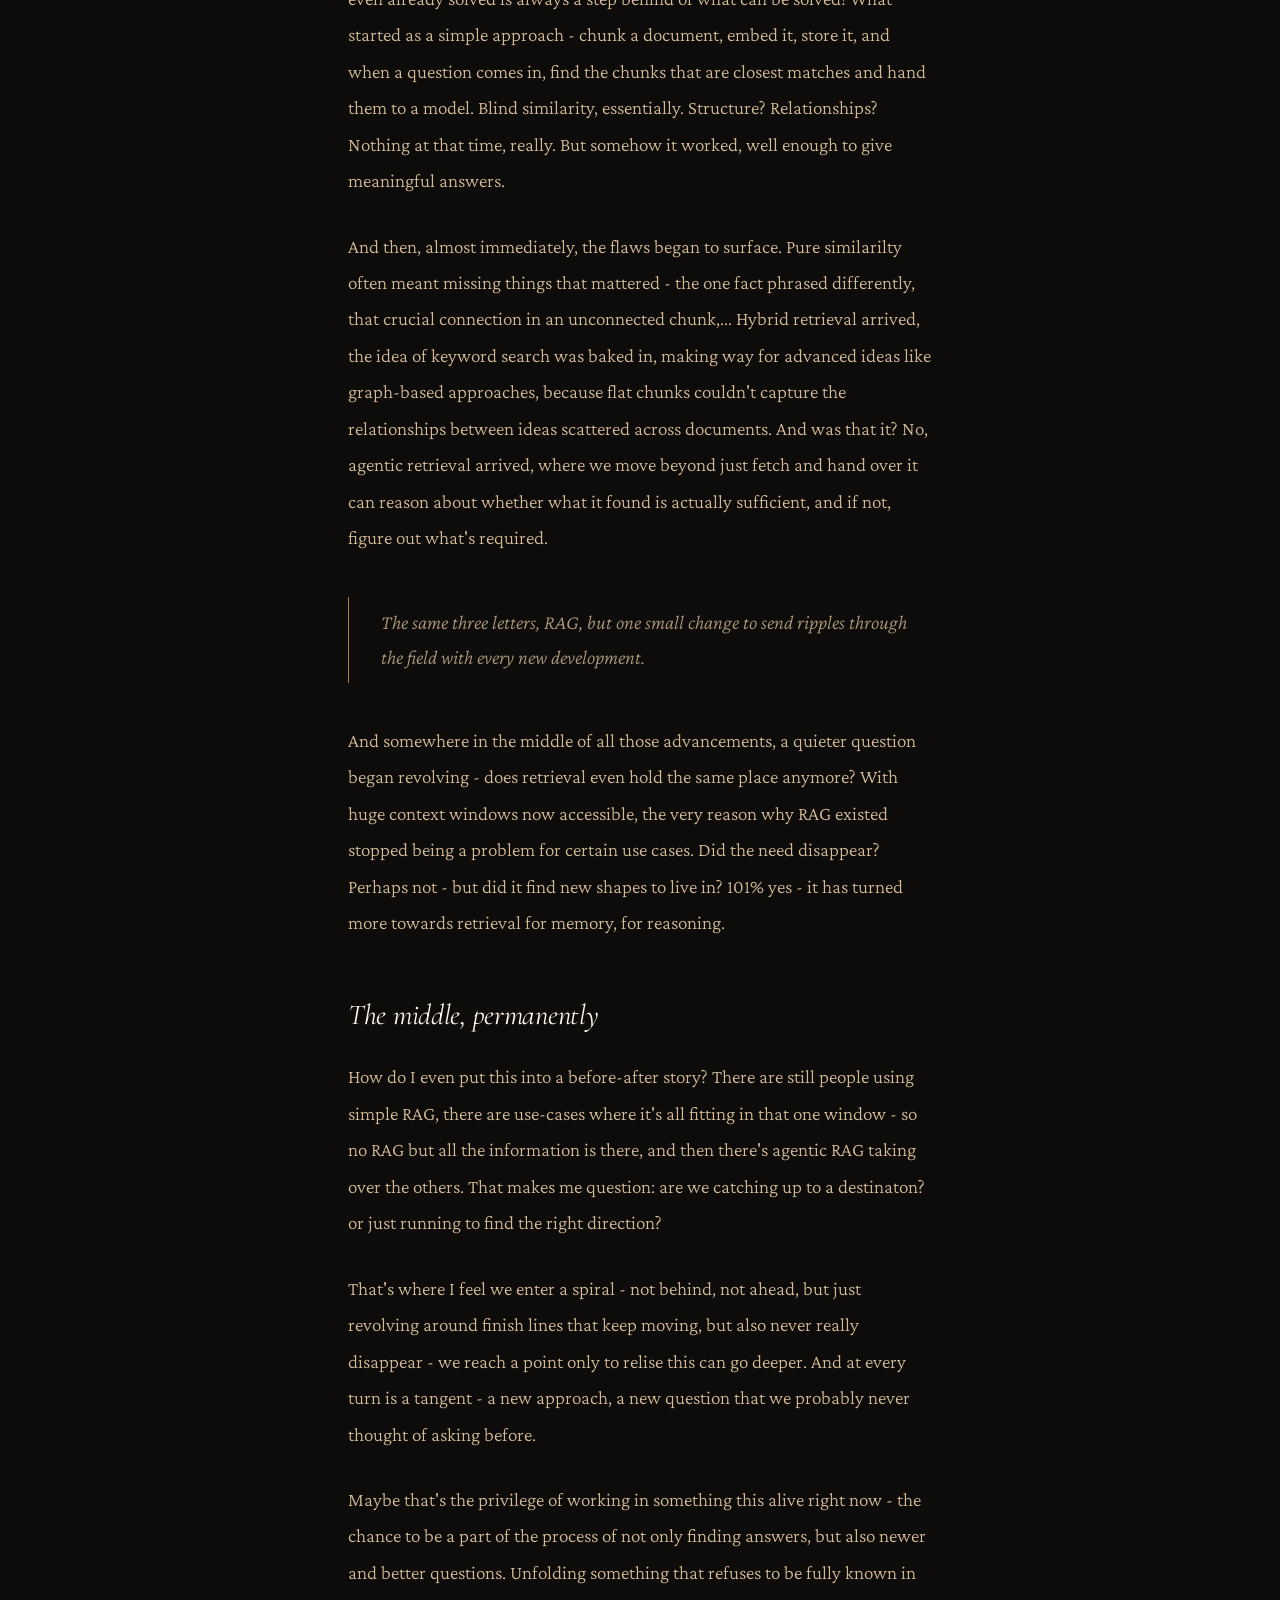
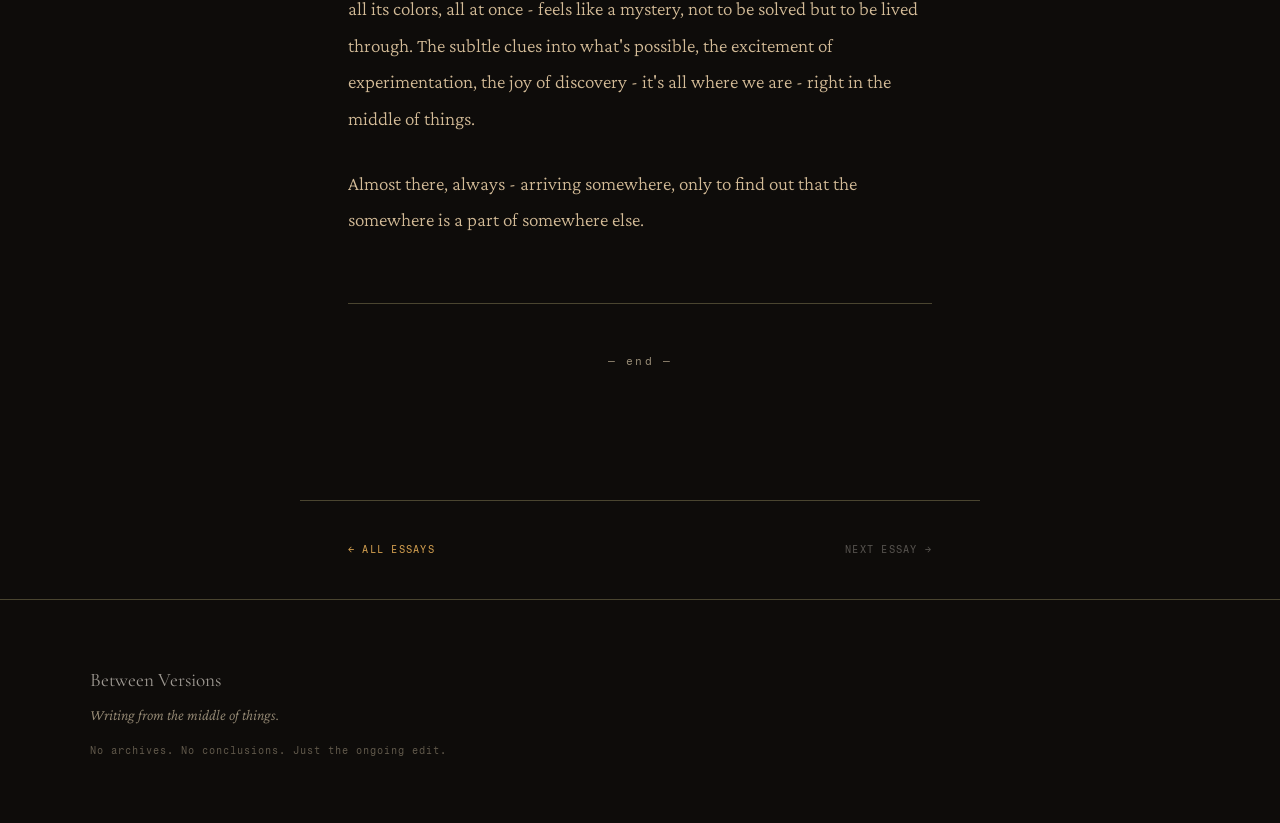
<file: essays/essay-003.html>
<!DOCTYPE html>
<html lang="en">
<head>
  <meta charset="UTF-8" />
  <meta name="viewport" content="width=device-width, initial-scale=1.0"/>
  <title>Almost There, Always — Between Versions</title>
  <link rel="preconnect" href="https://fonts.googleapis.com">
  <link rel="preconnect" href="https://fonts.gstatic.com" crossorigin>
  <link href="https://fonts.googleapis.com/css2?family=Cormorant+Garamond:ital,wght@0,300;0,400;0,500;1,300;1,400&family=Crimson+Pro:ital,wght@0,300;0,400;1,300;1,400&family=Fragment+Mono:ital@0;1&display=swap" rel="stylesheet">
  <link rel="stylesheet" href="../style.css" />
  <style>
    .essay-hero {
      padding: 11rem 3rem 4rem;
      max-width: 780px;
      margin: 0 auto;
    }

    .essay-hero .essay-number {
      display: block;
      margin-bottom: 1.5rem;
    }

    .essay-main-title {
      font-family: var(--font-display);
      font-size: clamp(2.8rem, 6vw, 5rem);
      font-weight: 300;
      line-height: 1.1;
      letter-spacing: -0.02em;
      color: var(--text);
      margin-bottom: 1.5rem;
    }

    .essay-main-title em {
      font-style: italic;
      color: var(--accent);
    }

    .essay-byline {
      font-family: var(--font-mono);
      font-size: 0.65rem;
      letter-spacing: 0.12em;
      text-transform: uppercase;
      color: var(--text-dim);
      margin-bottom: 3rem;
    }

    .essay-divider {
      width: 40px;
      height: 1px;
      background: var(--accent-soft);
      opacity: 0.4;
      margin-bottom: 4rem;
    }

    .essay-body {
      max-width: 680px;
      margin: 0 auto;
      padding: 0 3rem 8rem;
    }

    .essay-body p {
      font-family: var(--font-body);
      font-size: 1.2rem;
      font-weight: 300;
      line-height: 1.9;
      color: var(--text-muted);
      margin-bottom: 1.8rem;
    }

    .essay-body p:first-child::first-letter {
      font-family: var(--font-display);
      font-size: 4rem;
      font-weight: 400;
      float: left;
      line-height: 0.8;
      margin: 0.15em 0.08em 0 0;
      color: var(--accent);
    }

    .essay-body h2 {
      font-family: var(--font-display);
      font-size: 1.8rem;
      font-weight: 400;
      font-style: italic;
      color: var(--text);
      margin: 3rem 0 1.2rem;
      letter-spacing: -0.01em;
    }

    .essay-body blockquote {
      border-left: 1px solid var(--accent-soft);
      margin: 2.5rem 0;
      padding: 0.5rem 0 0.5rem 2rem;
      font-style: italic;
      color: var(--text-muted);
      opacity: 0.8;
    }

    .essay-end-mark {
      text-align: center;
      font-family: var(--font-mono);
      font-size: 0.7rem;
      letter-spacing: 0.2em;
      color: var(--text-dim);
      margin-top: 4rem;
      padding-top: 3rem;
      border-top: 1px solid var(--border);
    }

    .essay-nav {
      display: flex;
      justify-content: space-between;
      padding: 2.5rem 3rem;
      border-top: 1px solid var(--border);
      max-width: 680px;
      margin: 0 auto;
    }

    .essay-nav a {
      font-family: var(--font-mono);
      font-size: 0.65rem;
      letter-spacing: 0.12em;
      text-transform: uppercase;
      color: var(--accent-soft);
      transition: color 0.2s;
    }

    .essay-nav a:hover {
      color: var(--accent);
    }

    @media (max-width: 900px) {
      .essay-hero,
      .essay-body,
      .essay-nav {
        padding-left: 1.5rem;
        padding-right: 1.5rem;
      }
    }
  </style>
</head>
<body>

  <div class="grain"></div>

  <nav>
    <a href="../index.html" class="nav-logo">Between Versions</a>
    <div class="nav-links">
      <a href="../index.html">Home</a>
      <a href="../essays.html">Essays</a>
    </div>
  </nav>

  <header class="essay-hero">
    <span class="essay-number essay-number--hero">003</span>
    <h1 class="essay-main-title">Almost There, <em>Always</em></h1>
    <!-- CHANGE: Update this to your actual publish date -->
    <p class="essay-byline">March 2026</p>
    <div class="essay-divider"></div>
  </header>

  <main class="essay-body">

    <p>
      And yet again, the finish line moved.
    </p>

    <p>
      It happens quietly enough that you almost miss it. You spend weeks ramping up on a new something - a model, a framework, a way of thinking about a problem, 
      and just as the ground starts to feel solid, three new releases land in a single week and it feels like the ground beneath you just slipped away. Not gone. 
      Just relocated, again, slightly further than where you were standing. 
    </p>

    <h2>The pace</h2>

    <p>
      It's as if the field has picked a rhythm of a kind. One morning, a new model comes out, and before anyone has finished writing the long-form analysis of what it means, an agent framework built on top of it ships too. 
      Then a benchmark gets beaten. But guess what? Probably the benchmark didn't measure the right thing to begin with. 
      That makes way for another benchmark. None of this is dramatic on its own. 
      It's the cumulative effect that leaves you lost - the feeling that understanding something fully is perhaps a far-fetched goal, 
      because by the time you would, you're already behind - because something more exciting is always ready in the pipeline.
    </p>

    <p>
      It's tempting to call this exhausting, and some days it is. 
      But it's also just the way the world is moving right now. The question remains - what's in it for you? 
      Perhaps it's like weather - you can't really address it, but you dress for it. And that's exactly what we are learning - 
      how to adapt to and evolve with the ever-changing landscape of this field.
    </p>

    <h2>Some context for context retrieval</h2>

    <p>
      Take retrieval-augmented generation for instance, a clean example of how even already solved is always a step behind of what can be solved! 
      What started as a simple approach - chunk a document, embed it, store it, and when a question comes in, find the chunks that are closest matches and hand them to a model. 
      Blind similarity, essentially. Structure? Relationships? Nothing at that time, really. But somehow it worked, well enough to give meaningful answers. 
   
    </p>

    <p>
      And then, almost immediately, the flaws began to surface. Pure similarilty often meant missing things that mattered - the one fact phrased differently, that crucial connection in an unconnected chunk,...
      Hybrid retrieval arrived, the idea of keyword search was baked in, making way for advanced ideas like graph-based approaches, 
      because flat chunks couldn't capture the relationships between ideas scattered across documents. 
      And was that it? No, agentic retrieval arrived, where we move beyond just fetch and hand over
      it can reason about whether what it found is actually sufficient, and if not, figure out what's required.
    </p>

    <blockquote>
      The same three letters, RAG, but one small change to send ripples through the field with every new development.
    </blockquote>

    <p>
      And somewhere in the middle of all those advancements, a quieter question began revolving -
      does retrieval even hold the same place anymore? 
      With huge context windows now accessible, the very reason why RAG existed stopped being a problem for certain use cases. 
      Did the need disappear? Perhaps not - but did it find new shapes to live in? 101% yes - it has turned more towards retrieval for memory, for reasoning. 
    </p>

    <h2>The middle, permanently</h2>

    <p>
      How do I even put this into a before-after story? There are still people using simple RAG, 
      there are use-cases where it's all fitting in that one window - so no RAG but all the information is there, and then there's agentic RAG taking over the others.  
      That makes me question: are we catching up to a destinaton? or just running to find the right direction?
    </p>

    <p>
      That's where I feel we enter a spiral - not behind, not ahead, but just revolving around finish lines that keep moving, but also never really disappear - we reach a point only to relise this can go deeper.
      And at every turn is a tangent - a new approach, a new question that we probably never thought of asking before. 
    </p>

    <p>
      Maybe that's the privilege of working in something this alive right now - the chance to be a part of the process of not only finding answers, but also newer and better questions. 
      Unfolding something that refuses to be fully known in all its colors, all at once - feels like a mystery, not to be solved 
      but to be lived through. The subltle clues into what's possible, the excitement of experimentation, the joy of discovery - it's all where we are - right in the middle of things. 
    </p>

    <p>
      Almost there, always - arriving somewhere, only to find out that the somewhere is a part of somewhere else.
    </p>

    <div class="essay-end-mark">— end —</div>

  </main>

  <div class="essay-nav">
    <a href="../essays.html">← All essays</a>
    <!-- CHANGE: Update this link once you have a fourth essay -->
    <span style="opacity: 0.3; font-family: var(--font-mono); font-size: 0.65rem; letter-spacing: 0.12em; text-transform: uppercase;">Next essay →</span>
  </div>

  <footer>
    <div class="footer-inner">
      <p class="footer-title">Between Versions</p>
      <p class="footer-sub">Writing from the middle of things.</p>
      <p class="footer-copy">No archives. No conclusions. Just the ongoing edit.</p>
    </div>
  </footer>

</body>
</html>
</file>
<file: style.css>
/* ============================================
   BETWEEN VERSIONS — style.css
   Moody, literary, atmospheric
   ============================================ */

/* --- CSS Variables --- */
:root {
  --bg:          #0e0c0a;
  --bg-soft:     #131109;
  --surface:     #1e1c14;
  --surface-2:   #252318;
  --border:      #4a4530;
  --text:        #fdf6ec;
  --text-muted:  #d4bc98;
  --text-dim:    #9a8e78;
  --accent:      #f0c070;
  --accent-soft: #d4a050;
  --red-dim:     #7a3a2a;

  --font-display: 'Cormorant Garamond', Georgia, serif;
  --font-body:    'Crimson Pro', Georgia, serif;
  --font-mono:    'Fragment Mono', monospace;

  --max-width: 1100px;
  --reading-width: 680px;
}

/* --- Reset & Base --- */
*, *::before, *::after {
  box-sizing: border-box;
  margin: 0;
  padding: 0;
}

html {
  scroll-behavior: smooth;
}

body {
  background-color: var(--bg);
  color: var(--text);
  font-family: var(--font-body);
  font-size: 1.25rem;
  font-weight: 300;
  line-height: 1.75;
  min-height: 100vh;
  overflow-x: hidden;
}

a {
  color: inherit;
  text-decoration: none;
}

/* --- Grain Overlay --- */
.grain {
  position: fixed;
  inset: 0;
  z-index: 999;
  pointer-events: none;
  opacity: 0.045;
  background-image: url("data:image/svg+xml,%3Csvg viewBox='0 0 256 256' xmlns='http://www.w3.org/2000/svg'%3E%3Cfilter id='noise'%3E%3CfeTurbulence type='fractalNoise' baseFrequency='0.9' numOctaves='4' stitchTiles='stitch'/%3E%3C/filter%3E%3Crect width='100%25' height='100%25' filter='url(%23noise)'/%3E%3C/svg%3E");
  background-size: 180px;
}

/* --- Navigation --- */
nav {
  position: fixed;
  top: 0;
  left: 0;
  right: 0;
  z-index: 100;
  display: flex;
  align-items: center;
  justify-content: space-between;
  padding: 1.4rem 3rem;
  background: linear-gradient(to bottom, var(--bg) 60%, transparent);
}

.nav-logo {
  font-family: var(--font-display);
  font-size: 1.1rem;
  font-weight: 400;
  letter-spacing: 0.04em;
  color: var(--text);
  opacity: 0.9;
  transition: opacity 0.2s;
}

.nav-logo:hover {
  opacity: 1;
}

.nav-links {
  display: flex;
  gap: 2.5rem;
}

.nav-links a {
  font-family: var(--font-mono);
  font-size: 0.72rem;
  letter-spacing: 0.12em;
  text-transform: uppercase;
  color: var(--text-muted);
  transition: color 0.2s;
}

.nav-links a:hover,
.nav-links a.active {
  color: var(--accent);
}

/* --- Hero --- */
.hero {
  min-height: 100vh;
  display: flex;
  flex-direction: column;
  justify-content: center;
  padding: 0 3rem;
  position: relative;
  overflow: hidden;
}

/* Atmospheric background glow */
.hero::before {
  content: '';
  position: absolute;
  top: 20%;
  left: -10%;
  width: 60%;
  height: 60%;
  background: radial-gradient(ellipse, rgba(100, 70, 30, 0.12) 0%, transparent 70%);
  pointer-events: none;
}

.hero::after {
  content: '';
  position: absolute;
  bottom: 10%;
  right: 5%;
  width: 40%;
  height: 40%;
  background: radial-gradient(ellipse, rgba(60, 40, 20, 0.08) 0%, transparent 70%);
  pointer-events: none;
}

.hero-inner {
  max-width: var(--max-width);
  margin: 0 auto;
  width: 100%;
  animation: fadeUp 1.2s ease both;
}

.hero-overline {
  font-family: var(--font-mono);
  font-size: 0.68rem;
  letter-spacing: 0.18em;
  text-transform: uppercase;
  color: var(--text-dim);
  margin-bottom: 1.8rem;
}

.hero-title {
  font-family: var(--font-display);
  font-size: clamp(4.5rem, 12vw, 9rem);
  font-weight: 300;
  line-height: 0.92;
  letter-spacing: -0.02em;
  color: var(--text);
  margin-bottom: 2rem;
}

.hero-title em {
  font-style: italic;
  color: var(--accent);
}

.hero-tagline {
  font-family: var(--font-body);
  font-size: 1.25rem;
  font-weight: 300;
  font-style: italic;
  color: var(--text-muted);
  letter-spacing: 0.02em;
  margin-bottom: 2.5rem;
}

.hero-line {
  width: 60px;
  height: 1px;
  background: var(--accent-soft);
  opacity: 0.5;
}

.hero-scroll-hint {
  position: absolute;
  bottom: 2.5rem;
  left: 3rem;
  font-family: var(--font-mono);
  font-size: 0.65rem;
  letter-spacing: 0.15em;
  color: var(--text-dim);
  animation: pulse 3s ease infinite;
}

/* --- Intro Section --- */
.intro {
  padding: 6rem 3rem;
  border-top: 1px solid var(--border);
}

.intro-inner {
  max-width: var(--reading-width);
  margin: 0 auto;
}

.intro-text {
  font-size: 1.5rem;
  letter-spacing: 0.01em;
}

/* --- Essays Section (Homepage) --- */
.essays-section {
  padding: 5rem 3rem 7rem;
  max-width: var(--max-width);
  margin: 0 auto;
}

.section-header {
  display: flex;
  align-items: baseline;
  justify-content: space-between;
  margin-bottom: 3rem;
  padding-bottom: 1rem;
  border-bottom: 1px solid var(--border);
}

.section-label {
  font-family: var(--font-mono);
  font-size: 0.68rem;
  letter-spacing: 0.18em;
  text-transform: uppercase;
  color: var(--text-dim);
}

.section-link {
  font-family: var(--font-mono);
  font-size: 0.68rem;
  letter-spacing: 0.1em;
  color: var(--accent-soft);
  transition: color 0.2s;
}

.section-link:hover {
  color: var(--accent);
}

.essays-grid {
  display: grid;
  grid-template-columns: 1.5fr 1fr 1fr;
  gap: 0;
}

/* Essay Cards */
.essay-card {
  padding: 2.5rem;
  border-right: 1px solid var(--border);
  transition: background 0.3s;
  cursor: pointer;
  position: relative;
}

.essay-card-link {
  position: absolute;
  inset: 0;
  z-index: 1;
}

.essay-card:last-child {
  border-right: none;
}

.essay-card:hover {
  background: var(--surface);
}

.essay-card.featured {
  background: var(--surface);
  position: relative;
}

.essay-card.featured::before {
  content: none;
}

.essay-meta {
  display: flex;
  justify-content: space-between;
  align-items: center;
  margin-bottom: 1.5rem;
}

.essay-number {
  font-family: var(--font-mono);
  font-size: 0.65rem;
  color: var(--accent);
  opacity: 0.6;
  letter-spacing: 0.1em;
}

.essay-date {
  font-family: var(--font-mono);
  font-size: 0.62rem;
  color: var(--text-dim);
  letter-spacing: 0.08em;
}

.essay-title {
  font-family: var(--font-display);
  font-size: 1.75rem;
}

.essay-excerpt {
  font-size: 1.05rem;
}

.essay-read {
  font-family: var(--font-mono);
  font-size: 0.65rem;
  letter-spacing: 0.12em;
  text-transform: uppercase;
  color: var(--accent-soft);
  transition: color 0.2s, letter-spacing 0.2s;
  display: inline-block;
}

.essay-read:hover {
  color: var(--accent);
  letter-spacing: 0.18em;
}

/* --- Pull Quote --- */
.pull-quote {
  padding: 7rem 3rem;
  display: flex;
  justify-content: center;
  position: relative;
}

.pull-quote::before {
  content: '';
  position: absolute;
  inset: 0;
  background: linear-gradient(to right, transparent, rgba(100,70,30,0.04), transparent);
  pointer-events: none;
}

.pull-quote blockquote {
  max-width: 620px;
  font-family: var(--font-display);
  font-size: clamp(1.7rem, 3vw, 2.3rem);
  font-weight: 300;
  font-style: italic;
  line-height: 1.55;
  color: var(--text-muted);
  text-align: center;
  letter-spacing: 0.01em;
  position: relative;
}

.pull-quote blockquote::before {
  content: '"';
  font-size: 5rem;
  line-height: 0;
  position: absolute;
  top: 1.2rem;
  left: -2rem;
  color: var(--accent);
  opacity: 0.2;
  font-style: normal;
}

/* --- Page Hero (Essays page) --- */
.page-hero {
  padding: 12rem 3rem 5rem;
  border-bottom: 1px solid var(--border);
}

.page-hero-inner {
  max-width: var(--max-width);
  margin: 0 auto;
}

.page-title {
  font-family: var(--font-display);
  font-size: clamp(3.5rem, 8vw, 6.5rem);
  font-weight: 300;
  letter-spacing: -0.02em;
  line-height: 1;
  color: var(--text);
  margin: 1rem 0 0.8rem;
}

.page-subtitle {
  font-family: var(--font-body);
  font-size: 1.1rem;
  font-style: italic;
  color: var(--text-muted);
  font-weight: 300;
}

/* --- Essays List (Essays page) --- */
.essays-list-section {
  padding: 4rem 3rem 8rem;
  max-width: var(--max-width);
  margin: 0 auto;
}

.essays-list {
  display: flex;
  flex-direction: column;
}

.essay-row {
  display: flex;
  justify-content: space-between;
  align-items: flex-start;
  padding: 2.5rem 0;
  border-bottom: 1px solid var(--border);
  gap: 2rem;
  transition: background 0.2s;
  cursor: pointer;
  position: relative;
}

.essay-row a.essay-row-link {
  position: absolute;
  inset: 0;
  z-index: 1;
}

.essay-row:hover {
  padding-left: 1rem;
  padding-right: 1rem;
  margin: 0 -1rem;
  background: var(--surface);
  border-radius: 4px;
}

.essay-row-left {
  display: flex;
  gap: 2rem;
  align-items: flex-start;
  flex: 1;
}

.essay-row-left .essay-number {
  padding-top: 0.4rem;
  flex-shrink: 0;
  opacity: 0.5;
}

.essay-row-text {
  flex: 1;
}

.essay-row-title {
  font-family: var(--font-display);
  font-size: 1.8rem;
}

.essay-row-excerpt {
  font-size: 1.05rem;
}

.essay-row-right {
  display: flex;
  flex-direction: column;
  align-items: flex-end;
  gap: 1rem;
  flex-shrink: 0;
  padding-top: 0.3rem;
}

/* --- Footer --- */
footer {
  border-top: 1px solid var(--border);
  padding: 4rem 3rem;
}

.footer-inner {
  max-width: var(--max-width);
  margin: 0 auto;
  display: flex;
  flex-direction: column;
  gap: 0.3rem;
}

.footer-title {
  font-family: var(--font-display);
  font-size: 1.2rem;
  font-weight: 400;
  color: var(--text);
  opacity: 0.6;
}

.footer-sub {
  font-family: var(--font-body);
  font-style: italic;
  font-size: 0.95rem;
  color: var(--text-dim);
}

.footer-copy {
  font-family: var(--font-mono);
  font-size: 0.62rem;
  letter-spacing: 0.1em;
  color: var(--text-dim);
  opacity: 0.6;
  margin-top: 0.5rem;
}

.essay-coming-soon {
  font-family: var(--font-mono);
  font-size: 0.6rem;
  letter-spacing: 0.15em;
  text-transform: uppercase;
  color: var(--accent);
  opacity: 0.7;
  border: 1px solid var(--accent);
  padding: 0.15em 0.5em;
  border-radius: 2px;
}

.essays-grid.single {
  grid-template-columns: 1fr;
  max-width: 600px;
}

.essay-row.coming-soon {
  cursor: default;
  opacity: 0.85;
}

.essay-row.coming-soon:hover {
  background: none;
  padding-left: 0;
  padding-right: 0;
  margin: 0;
}

.essay-row-title .essay-coming-soon {
  margin-left: 0.8rem;
  vertical-align: middle;
}

/* Essay number on hero page */
.essay-number--hero {
  font-family: var(--font-mono);
  font-size: 0.65rem;
  color: var(--accent);
  opacity: 0.6;
  letter-spacing: 0.1em;
}
@keyframes fadeUp {
  from {
    opacity: 0;
    transform: translateY(24px);
  }
  to {
    opacity: 1;
    transform: translateY(0);
  }
}

@keyframes pulse {
  0%, 100% { opacity: 0.3; }
  50% { opacity: 0.7; }
}

/* --- Responsive --- */
@media (max-width: 900px) {
  nav {
    padding: 1.2rem 1.5rem;
  }

  .hero,
  .intro,
  .essays-section,
  .pull-quote,
  .page-hero,
  .essays-list-section,
  footer {
    padding-left: 1.5rem;
    padding-right: 1.5rem;
  }

  .essays-grid {
    grid-template-columns: 1fr;
  }

  .essay-card {
    border-right: none;
    border-bottom: 1px solid var(--border);
  }

  .essay-card:last-child {
    border-bottom: none;
  }

  .essay-row {
    flex-direction: column;
    gap: 1rem;
  }

  .essay-row-right {
    flex-direction: row;
    align-items: center;
    justify-content: space-between;
    width: 100%;
  }

  .hero-scroll-hint {
    left: 1.5rem;
  }
}

@media (max-width: 600px) {
  .essay-row-left {
    gap: 1rem;
  }
}
</file>
